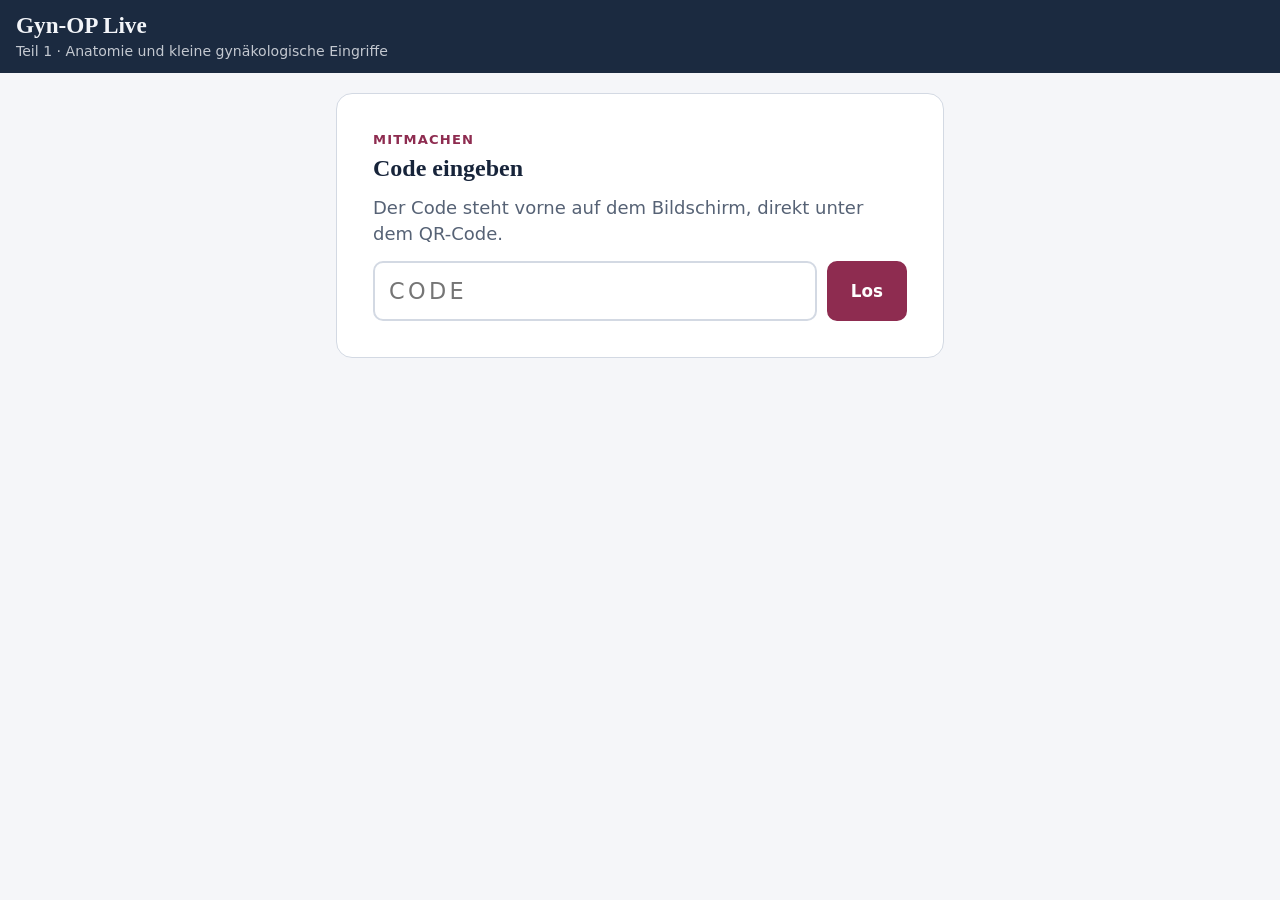
<file: index.html>
<!doctype html>
<html lang="de">
<head>
<meta charset="utf-8">
<meta name="viewport" content="width=device-width, initial-scale=1, viewport-fit=cover">
<meta name="robots" content="noindex">
<title>Gyn-OP Live</title>
<link rel="stylesheet" href="app.css">
<link rel="stylesheet" href="aufgaben.css">
</head>
<body class="phone">
<header class="top">
  <div class="wrap">
    <div class="brand">
      <h1>Gyn-OP Live</h1>
      <p>Teil 1 · Anatomie und kleine gynäkologische Eingriffe</p>
    </div>
    <div class="tools"><span class="pill" id="conn" hidden><span class="dot" id="dot"></span><span id="conntext">verbinde …</span></span></div>
  </div>
</header>
<main class="wrap" id="app"></main>
<script src="lib/mqtt.min.js"></script>
<script src="fragen.js"></script>
<script src="live.js"></script>
<script src="teilnehmen.js"></script>
</body>
</html>
</file>
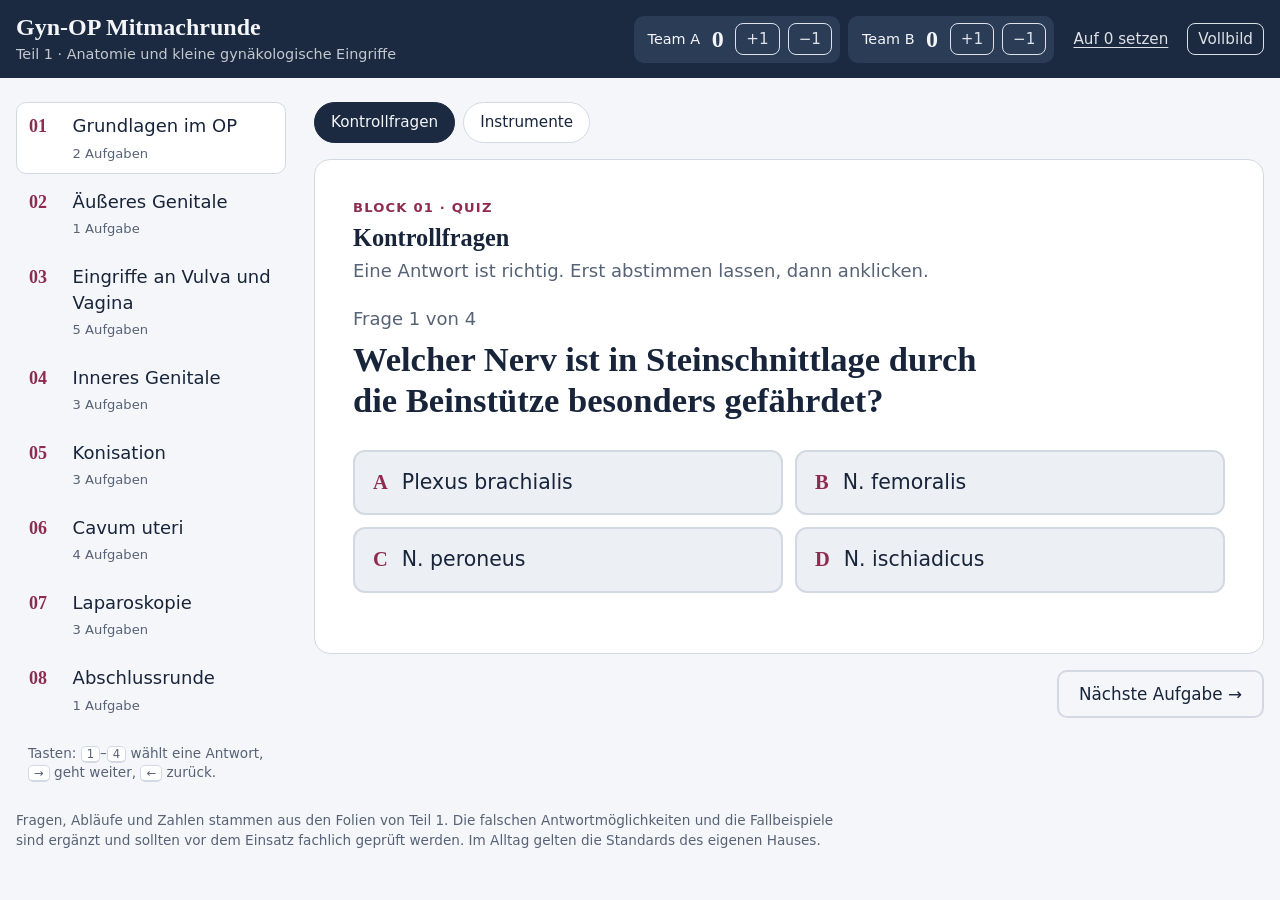
<file: buehne.html>
<!doctype html>
<html lang="de">
<head>
<meta charset="utf-8">
<meta name="viewport" content="width=device-width, initial-scale=1, viewport-fit=cover">
<style>body{margin:0}img{max-width:100%}[hidden]{display:none!important}</style>
</head>
<body>
<title>Gyn-OP Mitmachrunde</title>
<meta name="claude:viewport-fit-sides" content="cover">
<style>
/* Layout: Präsentationsbühne. Links die Blöcke der Fortbildung, rechts eine Aufgabe pro Bildschirm in Projektorgröße. */
:root{
  --bg:#F5F6F9; --surface:#FFFFFF; --card:#ECEFF4; --ink:#17243A; --muted:#566275; --line:#D3D9E3;
  --navy:#1B2A40; --navy-2:#2A3C56; --on-navy:#F3F5F9;
  --sel-bg:#1B2A40; --sel-fg:#F3F5F9;
  --accent:#8E2C50; --on-accent:#FFFFFF; --accent-soft:#F5E4EB;
  --ok:#1C7448; --ok-soft:#DCF0E5; --bad:#B3261E; --bad-soft:#FBE3E1;
  --tissue:#EFC3C4; --tissue-2:#DC98A1; --tissue-line:#8E2C50;
  --display:Cambria,"Hoefler Text",Georgia,serif;
  --body:Calibri,"Segoe UI",system-ui,-apple-system,"Helvetica Neue",Arial,sans-serif;
}
@media (prefers-color-scheme: dark){
  :root:not([data-theme="light"]){
    --bg:#0F1826; --surface:#172335; --card:#202F46; --ink:#E9EDF4; --muted:#9DAABD; --line:#31415B;
    --navy:#0A111C; --navy-2:#1B2A40; --on-navy:#E9EDF4;
    --sel-bg:#E9EDF4; --sel-fg:#0F1826;
    --accent:#EA94B1; --on-accent:#22101A; --accent-soft:#3B2030;
    --ok:#62CF98; --ok-soft:#173A29; --bad:#FF8F85; --bad-soft:#44211F;
    --tissue:#7B4652; --tissue-2:#A75E6E; --tissue-line:#EA94B1;
    color-scheme:dark;
  }
}
:root[data-theme="dark"]{
  --bg:#0F1826; --surface:#172335; --card:#202F46; --ink:#E9EDF4; --muted:#9DAABD; --line:#31415B;
  --navy:#0A111C; --navy-2:#1B2A40; --on-navy:#E9EDF4;
  --sel-bg:#E9EDF4; --sel-fg:#0F1826;
  --accent:#EA94B1; --on-accent:#22101A; --accent-soft:#3B2030;
  --ok:#62CF98; --ok-soft:#173A29; --bad:#FF8F85; --bad-soft:#44211F;
  --tissue:#7B4652; --tissue-2:#A75E6E; --tissue-line:#EA94B1;
  color-scheme:dark;
}
*{box-sizing:border-box}
body{background:var(--bg);color:var(--ink);font-family:var(--body);font-size:18px;line-height:1.45}
button{font:inherit;color:inherit}
:focus-visible{outline:3px solid var(--accent);outline-offset:2px}
.wrap{max-width:1440px;margin-inline:auto;padding-left:max(16px,env(safe-area-inset-left,0px));padding-right:max(16px,env(safe-area-inset-right,0px))}

/* Kopf */
.top{background:var(--navy);color:var(--on-navy)}
.top .wrap{display:flex;flex-wrap:wrap;gap:12px 28px;align-items:center;justify-content:space-between;padding-block:14px}
.brand h1{font-family:var(--display);font-size:1.5rem;line-height:1.15;margin:0}
.brand p{margin:2px 0 0;font-size:.9rem;color:var(--on-navy);opacity:.78}
.teams{display:flex;flex-wrap:wrap;gap:8px;align-items:center}
.team{display:flex;align-items:center;gap:8px;background:var(--navy-2);border-radius:10px;padding:6px 8px 6px 14px}
.team .tn{font-size:.9rem}
.team output{font-family:var(--display);font-size:1.5rem;font-weight:700;min-width:1.6ch;text-align:center;font-variant-numeric:tabular-nums}
.tbtn{background:transparent;border:1px solid var(--on-navy);color:var(--on-navy);border-radius:8px;padding:4px 10px;cursor:pointer;font-size:.95rem;opacity:.9}
.tbtn:hover{opacity:1;background:var(--navy)}
.tbtn.quiet{border-color:transparent;text-decoration:underline;text-underline-offset:3px}

/* Raster */
.layout{display:grid;grid-template-columns:270px minmax(0,1fr);gap:28px;padding-block:24px 28px;align-items:start}
.blocks{list-style:none;margin:0;padding:0;display:flex;flex-direction:column;gap:4px}
.blk{display:grid;grid-template-columns:2.2em minmax(0,1fr);gap:4px;align-items:baseline;width:100%;text-align:left;padding:10px 12px;border-radius:10px;border:1px solid transparent;background:none;cursor:pointer}
.blk:hover{background:var(--card)}
.blk[aria-current="true"]{background:var(--surface);border-color:var(--line)}
.blk .nr{font-family:var(--display);font-weight:700;color:var(--accent);font-variant-numeric:tabular-nums}
.blk small{grid-column:2;color:var(--muted);font-size:.82rem}
.railnote{color:var(--muted);font-size:.85rem;margin:18px 12px 0}
kbd{font-family:inherit;font-size:.85em;border:1px solid var(--line);border-bottom-width:2px;border-radius:5px;padding:0 5px;background:var(--surface)}

.tabs{display:flex;flex-wrap:wrap;gap:8px;margin:0 0 16px}
.tab{padding:8px 16px;border-radius:999px;border:1px solid var(--line);background:var(--surface);cursor:pointer;font-size:.95rem}
.tab[aria-selected="true"]{background:var(--sel-bg);color:var(--sel-fg);border-color:var(--sel-bg)}
.panel{background:var(--surface);border:1px solid var(--line);border-radius:16px;padding:clamp(18px,3vw,38px)}
.eyebrow{font-size:.82rem;letter-spacing:.09em;text-transform:uppercase;color:var(--accent);font-weight:700;margin:0}
.task{font-family:var(--display);font-size:clamp(1.25rem,1.9vw,1.7rem);line-height:1.25;margin:.25em 0 .2em;text-wrap:balance}
.how{color:var(--muted);margin:0 0 22px;max-width:70ch}
.count{color:var(--muted);margin:0;font-variant-numeric:tabular-nums}
.q{font-family:var(--display);font-size:clamp(1.5rem,2.7vw,2.5rem);line-height:1.2;margin:.2em 0 .8em;text-wrap:balance}
.lead{font-size:clamp(1.05rem,1.5vw,1.35rem);max-width:65ch}

.btn{background:var(--accent);color:var(--on-accent);border:2px solid var(--accent);border-radius:10px;padding:10px 20px;font-weight:700;cursor:pointer;font-size:1.05rem}
.btn.ghost{background:transparent;color:var(--ink);border-color:var(--line);font-weight:400}
.btn.ghost:hover{border-color:var(--ink)}
.row{display:flex;gap:10px;flex-wrap:wrap;align-items:center;margin-top:22px}
.stat{color:var(--muted);font-variant-numeric:tabular-nums}
.fb{margin-top:20px;padding:14px 18px;border-radius:10px;background:var(--accent-soft);font-size:clamp(1rem,1.4vw,1.3rem);max-width:80ch}
.fb.good{background:var(--ok-soft)}

/* Quiz */
.opts{display:grid;grid-template-columns:repeat(2,minmax(0,1fr));gap:12px}
.opt{display:flex;gap:14px;align-items:baseline;text-align:left;padding:16px 18px;border-radius:12px;border:2px solid var(--line);background:var(--card);font-size:clamp(1.05rem,1.6vw,1.5rem);cursor:pointer;min-width:0}
.opt:hover:not(:disabled){border-color:var(--accent)}
.opt .k{font-family:var(--display);font-weight:700;color:var(--accent)}
.opt:disabled{cursor:default}
.opt.ok{background:var(--ok-soft);border-color:var(--ok)}
.opt.bad{background:var(--bad-soft);border-color:var(--bad)}
.opt.dim{opacity:.5}

/* Reihenfolge */
.ord{display:grid;grid-template-columns:minmax(0,1fr) minmax(0,1fr);gap:28px;align-items:start}
.coltitle{font-size:.82rem;letter-spacing:.09em;text-transform:uppercase;color:var(--muted);font-weight:700;margin:0 0 10px}
.seq{list-style:none;counter-reset:s;margin:0;padding:0;display:flex;flex-direction:column;gap:8px}
.seq li{counter-increment:s;display:grid;grid-template-columns:2em minmax(0,1fr);gap:8px;align-items:baseline;padding:10px 14px;border-radius:10px;background:var(--ok-soft);border:1px solid var(--ok)}
.seq li::before{content:counter(s);font-family:var(--display);font-weight:700;font-size:1.3em;color:var(--ok)}
.seq li.slot{background:transparent;border:2px dashed var(--line);color:var(--muted)}
.seq li.slot::before{color:var(--muted)}
.seq b,.cardbtn b{display:block;font-size:clamp(1.02rem,1.3vw,1.25rem)}
.seq span,.cardbtn span{display:block;color:var(--muted);font-size:.92em}
.cards{display:grid;grid-template-columns:repeat(auto-fill,minmax(210px,1fr));gap:10px}
.cardbtn{text-align:left;padding:12px 14px;border-radius:10px;border:2px solid var(--line);background:var(--card);cursor:pointer;min-width:0}
.cardbtn:hover{border-color:var(--accent)}

/* Zuordnen */
.match{display:grid;grid-template-columns:minmax(0,2fr) minmax(0,3fr);gap:28px;align-items:start}
.mcol{display:flex;flex-direction:column;gap:8px}
.m{display:grid;grid-template-columns:1.8em minmax(0,1fr);gap:6px;align-items:baseline;text-align:left;padding:11px 14px;border-radius:10px;border:2px solid var(--line);background:var(--card);cursor:pointer;font-size:clamp(1rem,1.3vw,1.25rem);min-width:0}
.m .n{font-family:var(--display);font-weight:700;color:var(--ok)}
.m:hover:not(:disabled){border-color:var(--accent)}
.m.sel{border-color:var(--accent);background:var(--accent-soft)}
.m.done{background:var(--ok-soft);border-color:var(--ok);cursor:default}

/* Zwei Gruppen */
.binq{font-family:var(--display);font-size:clamp(1.4rem,2.5vw,2.3rem);line-height:1.2;margin:.2em 0 .7em;text-wrap:balance;min-height:2.4em}
.binbtns{display:grid;grid-template-columns:repeat(2,minmax(0,1fr));gap:12px}
.binbtn{padding:18px;border-radius:12px;border:2px solid var(--line);background:var(--card);font-family:var(--display);font-weight:700;font-size:clamp(1.2rem,2vw,1.8rem);cursor:pointer}
.binbtn:hover{border-color:var(--accent)}
.bins{display:grid;grid-template-columns:repeat(2,minmax(0,1fr));gap:12px;margin-top:14px}
.bins ul{list-style:none;margin:0;padding:0;display:flex;flex-direction:column;gap:6px}
.bins li{padding:8px 12px;border-radius:8px;background:var(--ok-soft);border:1px solid var(--ok);font-size:.98rem}

/* Tisch richten */
.vig{font-size:clamp(1.1rem,1.6vw,1.45rem);max-width:70ch;margin:.3em 0 1em}
.chips{display:flex;flex-wrap:wrap;gap:10px}
.chip{padding:10px 18px;border-radius:999px;border:2px solid var(--line);background:var(--card);cursor:pointer;font-size:clamp(1rem,1.4vw,1.3rem)}
.chip:hover:not(:disabled){border-color:var(--accent)}
.chip[aria-pressed="true"]{border-color:var(--accent);background:var(--accent-soft)}
.chip:disabled{cursor:default}
.chip.ok{border-color:var(--ok);background:var(--ok-soft)}
.chip.bad{border-color:var(--bad);background:var(--bad-soft);text-decoration:line-through}
.chip.miss{border-color:var(--ok);border-style:dashed;background:transparent}
.legend{display:flex;flex-wrap:wrap;gap:6px 18px;color:var(--muted);font-size:.9rem;margin-top:12px}
.legend i{display:inline-block;width:1em;height:1em;border-radius:50%;vertical-align:-2px;margin-right:6px;border:2px solid var(--ok);background:var(--ok-soft)}
.legend i.b{border-color:var(--bad);background:var(--bad-soft)}
.legend i.m{border-style:dashed;background:transparent}

/* Uhr und Anatomie */
.duo{display:grid;grid-template-columns:minmax(0,3fr) minmax(0,2fr);gap:28px;align-items:start}
.duo svg{width:100%;height:auto;display:block}
.clock{max-width:440px}
.hr{cursor:pointer}
.hr circle{fill:var(--card);stroke:var(--line);stroke-width:2}
.hr text{fill:var(--ink);font-family:var(--display);font-weight:700;font-size:20px;text-anchor:middle;dominant-baseline:central;pointer-events:none}
.hr:hover circle{stroke:var(--accent)}
.hr.ok circle{fill:var(--ok-soft);stroke:var(--ok);stroke-width:3}
.hr.bad circle{fill:var(--bad-soft);stroke:var(--bad);stroke-width:3}
.portio{fill:var(--tissue);stroke:var(--tissue-line);stroke-width:2}
.os{fill:var(--tissue-2);stroke:var(--tissue-line);stroke-width:1.5}
.svgnote{fill:var(--muted);font-family:var(--body);font-size:15px;text-anchor:middle}
.reg{cursor:pointer}
.reg .f{fill:var(--tissue);stroke:var(--tissue-line);stroke-width:2;stroke-linejoin:round}
.reg .s{fill:none;stroke:var(--tissue-2);stroke-width:16;stroke-linecap:round}
.reg .s2{fill:none;stroke:var(--tissue-2);stroke-width:5;stroke-linecap:round}
.reg:hover .f{fill:var(--tissue-2)}
.reg:hover .s,.reg:hover .s2{stroke:var(--tissue-line)}
.reg.found .f{fill:var(--ok-soft);stroke:var(--ok)}
.reg.found .s,.reg.found .s2{stroke:var(--ok)}
.reg.wrong .f{fill:var(--bad-soft);stroke:var(--bad)}
.reg.wrong .s,.reg.wrong .s2{stroke:var(--bad)}
.deco{pointer-events:none}
.deco.cav{fill:var(--tissue-2);opacity:.75}
.deco.ln{fill:none;stroke:var(--tissue-line);stroke-width:1.5}
.deco.dot{fill:var(--surface);stroke:var(--tissue-line);stroke-width:1}
.info{background:var(--card);border-radius:12px;padding:16px 18px}
.info h3{font-family:var(--display);font-size:1.4rem;margin:0 0 6px}
.info dl{margin:0;display:grid;gap:8px}
.info dt{font-size:.8rem;letter-spacing:.08em;text-transform:uppercase;color:var(--accent);font-weight:700}
.info dd{margin:0}
.todo{list-style:none;margin:16px 0 0;padding:0;display:flex;flex-wrap:wrap;gap:6px}
.todo li{padding:4px 12px;border-radius:999px;border:1px solid var(--line);color:var(--muted);font-size:.9rem}
.todo li.y{border-color:var(--ok);background:var(--ok-soft);color:var(--ink)}

.pager{display:flex;justify-content:space-between;gap:10px;flex-wrap:wrap;margin-top:16px}
.foot{color:var(--muted);font-size:.85rem;padding-block:0 28px;max-width:1440px}
.foot p{max-width:95ch;margin:0}

.shake{animation:shake .35s}
@keyframes shake{20%{transform:translateX(-6px)}50%{transform:translateX(6px)}80%{transform:translateX(-3px)}}
@media (prefers-reduced-motion: reduce){.shake{animation:none;outline:3px solid var(--bad)}}

@media (max-width: 900px){
  .layout{grid-template-columns:minmax(0,1fr);gap:16px}
  .blocks{flex-direction:row;overflow-x:auto;padding-bottom:6px}
  .blk{width:auto;flex:0 0 auto;grid-template-columns:auto auto;white-space:nowrap}
  .blk small,.railnote{display:none}
  .ord,.match,.duo{grid-template-columns:minmax(0,1fr)}
}
@media (max-width: 640px){
  .opts{grid-template-columns:minmax(0,1fr)}
}
</style>

<header class="top">
  <div class="wrap">
    <div class="brand">
      <h1>Gyn-OP Mitmachrunde</h1>
      <p>Teil 1 · Anatomie und kleine gynäkologische Eingriffe</p>
    </div>
    <div class="teams" aria-label="Punktestand">
      <div class="team"><span class="tn">Team A</span><output id="score-a">0</output>
        <button class="tbtn" id="plus-a" aria-label="Ein Punkt für Team A">+1</button>
        <button class="tbtn" id="minus-a" aria-label="Einen Punkt abziehen bei Team A">−1</button></div>
      <div class="team"><span class="tn">Team B</span><output id="score-b">0</output>
        <button class="tbtn" id="plus-b" aria-label="Ein Punkt für Team B">+1</button>
        <button class="tbtn" id="minus-b" aria-label="Einen Punkt abziehen bei Team B">−1</button></div>
      <button class="tbtn quiet" id="score-reset">Auf 0 setzen</button>
      <button class="tbtn" id="fullscreen">Vollbild</button>
    </div>
  </div>
</header>

<div class="wrap layout">
  <nav aria-label="Blöcke der Fortbildung">
    <ol class="blocks" id="rail"></ol>
    <p class="railnote">Tasten: <kbd>1</kbd>–<kbd>4</kbd> wählt eine Antwort, <kbd>→</kbd> geht weiter, <kbd>←</kbd> zurück.</p>
  </nav>
  <main id="stage"></main>
</div>

<footer class="wrap foot">
  <p>Fragen, Abläufe und Zahlen stammen aus den Folien von Teil 1. Die falschen Antwortmöglichkeiten und die Fallbeispiele sind ergänzt und sollten vor dem Einsatz fachlich geprüft werden. Im Alltag gelten die Standards des eigenen Hauses.</p>
</footer>

<script>
(function(){
"use strict";
document.documentElement.lang = "de";

/* ---------- Inhalte (aus den Folien von Teil 1) ---------- */
const BLOCKS = [
{ nr:"01", title:"Grundlagen im OP", acts:[
  { type:"quiz", title:"Kontrollfragen", items:[
    { q:"Welcher Nerv ist in Steinschnittlage durch die Beinstütze besonders gefährdet?", a:"N. peroneus", w:["N. femoralis","N. ischiadicus","Plexus brachialis"], e:"Druck am Fibulaköpfchen durch die Beinstütze. Folge ist eine Fußheberschwäche." },
    { q:"Welche drei Zeitpunkte umfasst die Sicherheitscheckliste?", a:"Sign-in, Team-Time-out, Sign-out", w:["Aufklärung, Lagerung, Zählkontrolle","Einleitung, Schnitt, Hautnaht","Schleuse, OP-Saal, Aufwachraum"], e:"Sign-in vor der Einleitung, Team-Time-out vor dem Schnitt, Sign-out vor Verlassen des OP." },
    { q:"Wann wird die Kopftieflage (Trendelenburg) eingestellt?", a:"Erst nach Anlage des Pneumoperitoneums", w:["Direkt nach der Narkoseeinleitung","Vor dem Einführen der Veres-Nadel","Erst bei der Hautnaht"], e:"Dann gleitet der Dünndarm in den Oberbauch und das kleine Becken wird übersichtlich." },
    { q:"Auf dem Instrumentiertisch liegt eine unbeschriftete Spritze. Was passiert damit?", a:"Sie wird verworfen", w:["Sie wird nachträglich beschriftet","Sie wird für die Spülung verwendet","Sie wird der Anästhesie übergeben"], e:"Alle Medikamente brauchen eine Markierung, die für alle im Team gilt." }
  ]},
  { type:"match", title:"Instrumente", task:"Welches Merkmal gehört zu welchem Instrument?", left:"Instrument", right:"Merkmal", pairs:[
    ["Spekulum nach Breisky","Einstellung in alle Richtungen"],
    ["Spekulum nach Kristeller","Vorderes und hinteres Blatt, Rinne für Flüssigkeit"],
    ["Spekulum nach Scherback","Hält durch Eigengewicht"],
    ["Hakenzange nach Schröder","Heißt im Alltag Kugelzange, fasst die Portio"],
    ["Uterussonde nach Mayo","Biegsam, mit Zentimeterskala"],
    ["Hegar-Stifte","Zum Dilatieren, der Reihe nach anreichen"],
    ["Kürette nach Bumm","Scharf oder stumpf, zum Abradieren"]
  ]}
]},
{ nr:"02", title:"Äußeres Genitale", acts:[
  { type:"quiz", title:"Kontrollfragen", items:[
    { q:"Welche Struktur gehört nicht zur Vulva?", a:"Portio", w:["Labia minora pudendi","Klitoris","Vestibulum vaginae"], e:"Zur Vulva gehören große und kleine Labien, Klitoris, Vestibulum vaginae und Perineum. Die Portio ist ein Abschnitt des Uterus." },
    { q:"Wo mündet der Ausführungsgang der Bartholin-Drüse?", a:"An der Innenseite der kleinen Labie", w:["Neben der Urethra","Am Perineum","An der Portio"], e:"Verschließt sich der Gang, entsteht zuerst eine schmerzlose Zyste, bei Infektion ein Bartholin-Abszess. Neben der Urethra liegen die Skene-Gänge." },
    { q:"Was passiert bei einer Hymenalatresie ab der Menarche?", a:"Das Menstrualblut staut sich in der Vagina", w:["Die Regelblutung ist besonders stark","Es bildet sich ein Bartholin-Abszess","Die Harnröhre verschließt sich"], e:"Das heißt Hämatokolpos. Die Mädchen haben zyklische Unterbauchschmerzen ohne sichtbare Blutung." },
    { q:"Warum entstehen an der Vulva leicht Hämatome?", a:"Wegen der ausgeprägten venösen Plexus", w:["Weil die Haut dort besonders dick ist","Weil dort keine Lymphgefäße liegen","Weil die Nähte nicht resorbierbar sind"], e:"Für den OP: bipolare Koagulation bereithalten, feine resorbierbare Nähte, auf Nachblutung achten." }
  ]}
]},
{ nr:"03", title:"Eingriffe an Vulva und Vagina", acts:[
  { type:"order", title:"Marsupialisation", steps:[
    ["Inzision","Hautinzision über der Mündung des Gangs an der Innenseite der kleinen Labie"],
    ["Abstrich","Gegebenenfalls Abstrich für die Bakteriologie"],
    ["Ausräumen","Digitales Ausräumen der Abszesshöhle"],
    ["Fixieren","Zystenwand hervorziehen und mit resorbierbaren Einzelknopfnähten an die Schleimhaut nähen"],
    ["Drainage","Gegebenenfalls Lasche einlegen, um den neuen Gang offen zu halten"],
    ["Nachsorge","Sitzbäder unterstützen die Wundheilung"]
  ]},
  { type:"order", title:"Hymenalspaltung", steps:[
    ["Vorbereitung","Steinschnittlage, Desinfektion, Blase entleeren"],
    ["Inzision","Kreuz- oder sternförmige Inzision des vorgewölbten Hymens"],
    ["Entleerung","Altes Blut absaugen, kein Druck auf den Bauch"],
    ["Exzision","Hymenallappen sparsam abtragen"],
    ["Naht","Wundränder mit feinen resorbierbaren Einzelknopfnähten versorgen"],
    ["Abschluss","Vorlage, Menge des entleerten Blutes dokumentieren"]
  ]},
  { type:"pick", title:"Tisch richten: Bartholin-Abszess", text:"Angemeldet ist eine Patientin mit schmerzhafter, zunehmender Schwellung am Introitus. Geplant ist die Marsupialisation. Was legen Sie bereit?",
    yes:["Skalpell","Pinzette","Feiner Nadelhalter","Resorbierbares Nahtmaterial","Abstrichröhrchen","Lasche als Drainage"],
    no:["Hegar-Stifte","Lugol-Lösung","Veres-Nadel","Blaulösung"],
    e:"Der Abstrich liegt bereit, bevor inzidiert wird. Positionierung: Steinschnittlage mit hochgestellten Beinen." },
  { type:"pick", title:"Fall: 13-Jährige", text:"13 Jahre, noch keine Regelblutung, seit Monaten zyklische Unterbauchschmerzen. Befund: bläulich vorgewölbtes Hymen. Geplant ist die Hymenalspaltung. Was legen Sie bereit?",
    yes:["Großlumiger Sauger","Feine Schere und Pinzette","Resorbierbares Nahtmaterial","Vorlage"],
    no:["Scharfe Kürette","Portioadapter","Neutralelektrode","Konisationsmesser"],
    e:"Hymenalatresie mit Hämatokolpos. Mit viel altem Blut rechnen und die Menge dokumentieren. Die Patientinnen sind meist Jugendliche." },
  { type:"quiz", title:"Kontrollfragen", items:[
    { q:"Warum wird ein Bartholin-Abszess marsupialisiert und nicht nur inzidiert?", a:"Eine reine Stichinzision verschließt sich rasch wieder", w:["Die Inzision blutet stärker","Die Marsupialisation geht schneller","Für die Inzision braucht es eine Vollnarkose"], e:"Die Marsupialisation schafft eine bleibende Öffnung, über die das Sekret dauerhaft abfließt." },
    { q:"Was ist ein Hämatokolpos?", a:"Gestautes Menstrualblut in der Vagina", w:["Ein Bluterguss an der Labie","Eine Blutung aus der Portio","Blut in der freien Bauchhöhle"], e:"Ursache ist die Hymenalatresie. Bei längerem Verlauf staut sich das Blut bis in Uterus und Tuben." },
    { q:"Wie wird das Präparat einer Probeexzision an der Vulva beschriftet?", a:"Mit der Lokalisation nach Uhrzeit", w:["Nur mit dem Namen der Patientin","Mit der Größe der Stanze","Die Pathologie ordnet es selbst zu"], e:"Mehrere Proben kommen in getrennte, nummerierte Gefäße." },
    { q:"Wie wird ein Labienabszess versorgt?", a:"Inzision, Entleerung, Spülung, offene Wundbehandlung", w:["Marsupialisation wie beim Bartholin-Abszess","Kürettage","Verschluss mit fortlaufender Naht"], e:"Hier wird nicht marsupialisiert. Abstrich für die Bakteriologie nicht vergessen." }
  ]}
]},
{ nr:"04", title:"Inneres Genitale", acts:[
  { type:"anatomy", title:"Wo liegt was?" },
  { type:"match", title:"Von der Erkrankung zum Eingriff", task:"Welcher Eingriff gehört zu welchem Befund?", left:"Befund", right:"Eingriff", pairs:[
    ["Bartholin-Abszess","Marsupialisation"],
    ["Hymenalatresie mit Hämatokolpos","Hymenalspaltung"],
    ["Dysplasie der Zervix (PAP IV)","Konisation"],
    ["Postmenopausenblutung","Hysteroskopie und fraktionierte Abrasio"],
    ["IUP ohne sichtbare Fäden","Entfernung unter hysteroskopischer Sicht"],
    ["Tubargravidität","Laparoskopie mit Salpingotomie oder Salpingektomie"],
    ["Sterilität, Verdacht auf Tubenverschluss","Laparoskopie mit Chromopertubation"]
  ]},
  { type:"quiz", title:"Kontrollfragen", items:[
    { q:"Welche vier Abschnitte hat der Uterus?", a:"Fundus, Korpus, Zervix, Portio", w:["Fundus, Korpus, Tube, Ovar","Perimetrium, Myometrium, Endometrium, Cavum","Korpus, Zervix, Vagina, Vulva"], e:"Perimetrium, Myometrium und Endometrium sind die drei Wandschichten." },
    { q:"Was bedeutet der Begriff Adnexe?", a:"Ovar und Tube einer Seite", w:["Uterus und Vagina","Beide Ovarien ohne Tuben","Harnblase und Ureter"], e:"Adnexektomie heißt: Ovar und Tube einer Seite werden entfernt." },
    { q:"Welche drei Nachbarorgane liegen bei jedem gynäkologischen Eingriff im Operationsgebiet?", a:"Harnblase, Ureter, Rektum", w:["Harnblase, Niere, Milz","Ureter, Appendix, Leber","Rektum, Magen, Niere"], e:"Der Ureter unterkreuzt die A. uterina und ist bei tiefen Umstechungen gefährdet." },
    { q:"Wie liegt der Uterus physiologisch?", a:"Antevertiert und anteflektiert", w:["Retrovertiert und retroflektiert","Gestreckt, ohne Neigung","Zur Seite gekippt"], e:"Die Lage wird vor jedem intrauterinen Eingriff bimanuell geprüft. Bei anderer Lage steigt das Perforationsrisiko." }
  ]}
]},
{ nr:"05", title:"Konisation", acts:[
  { type:"order", title:"Konisation", steps:[
    ["Desinfektion, Abdeckung","Steinschnittlage"],
    ["Einstellen","Hinteres und vorderes Blatt"],
    ["Desinfektion der Scheide","Mit Braunol"],
    ["Anklemmen, Dilatation","Kugelzangen, Hegar 8 bis 8,5"],
    ["Anfärben","Lugol: Gesundes wird braun"],
    ["Umschneiden","Konus entnehmen, Faden bei 12 Uhr"],
    ["Blutstillung","Am Rand sehr wichtig"],
    ["Abrasio","Fraktionierte Abrasio"],
    ["Instrumente entfernen","Danach die Scheide abschließend mit Braunol desinfizieren"]
  ]},
  { type:"clock", title:"Konisat markieren", q:"Wo sitzt der Markierungsfaden am Konisat?", answers:[12], e:"Immer bei 12 Uhr, Lage wie in der Zervix. Nur so kann die Pathologie befallene Schnittränder einer Stelle zuordnen. Davon hängt ab, wo nachreseziert wird." },
  { type:"quiz", title:"Kontrollfragen", items:[
    { q:"Bei welchen Befunden wird eine Konisation durchgeführt?", a:"Auffällige Zytologie: PAP III D und PAP IV", w:["Postmenopausenblutung","Tubenverschluss","Bartholin-Zyste"], e:"Zwei Ziele: exakte Histologie und zugleich Therapie durch Entfernung im Gesunden." },
    { q:"Wie sieht der Konus bei einer jungen Frau aus?", a:"Breit und flach", w:["Schmal und hoch","Lang und spitz","Unabhängig vom Alter immer gleich"], e:"Bei älteren Frauen liegt die gefährdete Zone im Zervikalkanal, der Konus ist dann schmal und hoch." },
    { q:"Wozu dient die Lugol-Lösung?", a:"Gesundes Gewebe wird braun: Die Resektionsgrenzen werden sichtbar", w:["Sie stillt die Blutung","Sie desinfiziert die Scheide","Sie prüft die Durchgängigkeit der Tuben"], e:"Verändertes Gewebe bleibt hell." },
    { q:"Welche Komplikation ist nach der Konisation am wichtigsten?", a:"Die Nachblutung, auch verzögert", w:["Die Tubenruptur","Die Hyponatriämie","Die Peroneusläsion"], e:"Sie kann auftreten, wenn sich der Wundschorf löst. Bereit sein müssen Spekula, Licht, Koagulation oder Umstechung und eine Streifentamponade." }
  ]}
]},
{ nr:"06", title:"Cavum uteri", acts:[
  { type:"order", title:"Fraktionierte Abrasio", steps:[
    ["Desinfektion, Abdeckung","Steinschnittlage"],
    ["Einstellen","Hinteres und vorderes Blatt"],
    ["Desinfektion der Scheide",""],
    ["Kugelzangen setzen","Bei 11 und 1 Uhr"],
    ["Sondieren","Länge und Richtung"],
    ["Dilatieren","Hegar-Stifte, schrittweise"],
    ["Hysteroskopie","Cavum beurteilen"],
    ["Zervixabrasio","Präparat 1"],
    ["Korpusabrasio","Präparat 2"]
  ]},
  { type:"clock", title:"Kugelzangen", q:"Wo werden die beiden Kugelzangen bei der fraktionierten Abrasio gesetzt?", answers:[11,1], e:"Bei 11 und 1 Uhr. Bei der diagnostischen Hysteroskopie alternativ eine Kugelzange bei 12 Uhr." },
  { type:"pick", title:"Tisch richten: Postmenopausenblutung", text:"68 Jahre, Blutung nach den Wechseljahren. Geplant sind Hysteroskopie und fraktionierte Abrasio. Was legen Sie bereit?",
    yes:["Zwei vorab beschriftete Histologiegefäße","Scharfe Küretten","Hegar-Stifte","Uterussonde","Optik, Kamera, Lichtkabel","Spülsystem, entlüftet"],
    no:["Saugkürette","Blaulösung","Veres-Nadel","Lugol-Lösung"],
    e:"Die Gefäße werden vor Beginn mit Zervix und Korpus beschriftet. Die beiden Abradate dürfen nie vermischt werden. Die Sondenlänge wird laut angesagt." },
  { type:"quiz", title:"Kontrollfragen", items:[
    { q:"Was ist die häufigste Indikation für Hysteroskopie und Kürettage?", a:"Die Blutung, vor allem in der Postmenopause", w:["Die Sterilitätsabklärung","Die Tubargravidität","Die Dysplasie der Zervix"], e:"Dazu kommen auffällige Ultraschallbefunde, Polypen, submuköse Myome und Karzinomverdacht." },
    { q:"Was heißt fraktionierte Kürettage?", a:"Zervix und Korpus werden getrennt ausgeschabt: zwei Präparate", w:["Die Kürettage wird auf zwei Tage verteilt","Es wird abwechselnd gesaugt und geschabt","Nur eine Hälfte des Cavums wird ausgeschabt"], e:"So kann die Pathologie den Sitz eines Karzinoms bestimmen." },
    { q:"Woran erkennt man eine Perforation des Uterus?", a:"Ein Instrument gleitet tiefer als die gemessene Sondenlänge", w:["Die Spülflüssigkeit wird trüb","Die Hakenzange reißt aus","Die Patientin bekommt Fieber"], e:"Eingriff stoppen, nicht saugen, eventuell Laparoskopie." },
    { q:"Warum wird bei der Abortkürettage nicht sondiert?", a:"Der schwangere Uterus ist weich: hohe Perforationsgefahr", w:["Die Sonde ist zu kurz","Die Sondenlänge ist schon bekannt","Die Sonde würde das Präparat zerstören"], e:"Deshalb auch keine scharfen Küretten, und gearbeitet wird unter Ultraschallkontrolle." },
    { q:"Wie wird ein IUP entfernt, wenn die Fäden nicht sichtbar sind?", a:"Lagekontrolle im Ultraschall, dann hysteroskopisch mit der Fasszange", w:["Blind mit der scharfen Kürette","Immer per Laparoskopie","Mit der Saugkürette"], e:"Eine Laparoskopie ist nur nötig, wenn das IUP außerhalb des Cavums liegt. Das entfernte IUP auf Vollständigkeit prüfen." }
  ]}
]},
{ nr:"07", title:"Laparoskopie", acts:[
  { type:"order", title:"Chromopertubation", steps:[
    ["Vaginal","Portioadapter oder Uterusmanipulator dicht einsetzen"],
    ["Laparoskopie","Zugang, Inspektion von Uterus, Tuben und Ovarien"],
    ["Injektion","Blaulösung langsam über den Adapter in das Cavum spritzen"],
    ["Beobachten","Füllung der Tube und Austritt des Farbstoffs am Fimbrienende, beide Seiten"],
    ["Befund","Frei, verzögert oder verschlossen; Ort des Verschlusses proximal oder distal"],
    ["Dokumentation","Foto oder Video, Befund im OP-Bericht"]
  ]},
  { type:"pick", title:"Notfall: Tubenruptur", text:"Notfallanmeldung: Verdacht auf rupturierte Tubargravidität mit Blutung in den Bauchraum. Was muss bereitstehen?",
    yes:["Sauger","Spülung","Blutkonserven","Laparoskopie-Turm mit Videooptik","Instrumentarium für eine Kürettage"],
    no:["Lugol-Lösung","Konisationsmesser","Intrauterinpessar","Stanzen in mehreren Größen"],
    e:"Die Kürettage kann sich anschließen, deshalb liegt ihr Instrumentarium zusätzlich bereit." },
  { type:"quiz", title:"Kontrollfragen", items:[
    { q:"Wo wird der erste Zugang bei der Laparoskopie gesetzt?", a:"Am Unterrand des Nabels, mit der Veres-Nadel", w:["Suprasymphysär, mit dem 5-mm-Trokar","Im linken Oberbauch","Über den Douglas-Raum"], e:"Die Arbeitstrokare folgen erst danach unter Sicht." },
    { q:"Ab welchem Beta-HCG-Wert sollte im Uterus eine Fruchthöhle sichtbar sein?", a:"Ab etwa 1000 IE", w:["Ab etwa 10 IE","Ab etwa 100 IE","Erst ab 100 000 IE"], e:"Fehlt sie bei diesem Wert, besteht der Verdacht auf eine Extrauteringravidität." },
    { q:"Worin unterscheiden sich Salpingotomie und Salpingektomie?", a:"Salpingotomie erhält die Tube, Salpingektomie entfernt sie", w:["Salpingotomie entfernt die Tube, Salpingektomie erhält sie","Beide entfernen Tube und Ovar","Die Salpingotomie ist nur offen möglich"], e:"Die Salpingektomie ist bei ausgedehntem Defekt nötig." },
    { q:"Was zeigt die Blauprobe bei durchgängiger Tube?", a:"Der Farbstoff tritt am Fimbrienende aus", w:["Die Tube bläht sich auf, ohne Austritt","Der Farbstoff bleibt im Cavum","Das Ovar färbt sich blau"], e:"Bei einem Verschluss treibt sich die Tube auf, ohne dass Farbstoff austritt." },
    { q:"Bei der Blauprobe tritt der Farbstoff an der Portio zurück. Was bedeutet das?", a:"Der Adapter sitzt nicht dicht", w:["Beide Tuben sind verschlossen","Der Uterus ist perforiert","Die Blaulösung ist zu dünn"], e:"Der Portioadapter oder Uterusmanipulator muss dicht eingesetzt sein." }
  ]}
]},
{ nr:"08", title:"Abschlussrunde", acts:[
  { type:"final", title:"10 Fragen quer durch alle Blöcke" }
]}
];

const KIND = { quiz:"Quiz", order:"Reihenfolge", match:"Zuordnen", bins:"Zwei Gruppen", pick:"Auswählen", clock:"Uhr", anatomy:"Anatomie", final:"Quiz" };
const HOW = {
  quiz:"Eine Antwort ist richtig. Erst abstimmen lassen, dann anklicken.",
  order:"Tippen Sie die Karten in der Reihenfolge an, in der operiert wird.",
  match:"Erst links einen Begriff wählen, dann rechts das Passende.",
  bins:"Ordnen Sie jede Aussage einer der beiden Gruppen zu.",
  pick:"Alles antippen, was auf den Tisch gehört, dann prüfen.",
  clock:"Blick auf die Portio wie in Steinschnittlage. Tippen Sie auf die richtige Uhrzeit.",
  anatomy:"Tippen Sie in der Zeichnung auf die gesuchte Struktur.",
  final:"Zehn zufällige Fragen aus allen Blöcken. Gut für zwei Teams."
};

/* ---------- Helfer ---------- */
const $ = (s, r) => (r || document).querySelector(s);
function h(tag, attrs, ...kids){
  const e = document.createElement(tag);
  for (const [k, v] of Object.entries(attrs || {})){
    if (v === false || v == null) continue;
    if (k === "class") e.className = v;
    else if (k.startsWith("on")) e.addEventListener(k.slice(2), v);
    else e.setAttribute(k, v === true ? "" : v);
  }
  for (const c of kids.flat()){
    if (c == null || c === false) continue;
    e.append(c.nodeType ? c : document.createTextNode(c));
  }
  return e;
}
function shuffle(a){
  a = a.slice();
  for (let i = a.length - 1; i > 0; i--){
    const j = Math.floor(Math.random() * (i + 1));
    [a[i], a[j]] = [a[j], a[i]];
  }
  return a;
}
function put(el, ...kids){ el.replaceChildren(...kids.flat().filter(k => k != null && k !== false)); }
function shake(el){ el.classList.remove("shake"); void el.offsetWidth; el.classList.add("shake"); }
const tries = n => n === 0 ? "ohne Fehlversuch" : n === 1 ? "mit 1 Fehlversuch" : "mit " + n + " Fehlversuchen";

let S = { b:0, a:0 };
let cur = {};

/* ---------- Aufgabentypen ---------- */
function actQuiz(act){
  let items = act.items.map(it => Object.assign({}, it, { opts: shuffle([it.a].concat(it.w)) }));
  let i = 0, right = 0;
  const root = h("div");
  function draw(){
    put(root);
    cur.key = null; cur.primary = null;
    if (i >= items.length){
      root.append(
        h("h2", { class:"q" }, right + " von " + items.length + " richtig"),
        h("p", { class:"lead" }, right === items.length ? "Alles richtig." : "Die offenen Fragen lohnt es sich, gemeinsam noch einmal zu besprechen."),
        h("div", { class:"row" }, h("button", { class:"btn ghost", onclick: () => { i = 0; right = 0; items = shuffle(items).map(it => Object.assign(it, { opts: shuffle(it.opts) })); draw(); } }, "Noch einmal"))
      );
      return;
    }
    const it = items[i];
    let answered = false;
    const fb = h("div", { class:"fb", hidden:true, role:"status" });
    const next = h("button", { class:"btn", hidden:true, onclick: () => { i++; draw(); } }, i === items.length - 1 ? "Ergebnis" : "Nächste Frage");
    const btns = it.opts.map((o, k) => h("button", { class:"opt", onclick: () => pick(k) }, h("span", { class:"k" }, "ABCD"[k]), h("span", {}, o)));
    function pick(k){
      if (answered) return;
      answered = true;
      const ok = it.opts[k] === it.a;
      if (ok) right++;
      btns.forEach((b, j) => {
        b.disabled = true;
        if (it.opts[j] === it.a) b.classList.add("ok");
        else if (j === k) b.classList.add("bad");
        else b.classList.add("dim");
      });
      fb.hidden = false;
      fb.classList.toggle("good", ok);
      put(fb, h("strong", {}, ok ? "Richtig. " : "Nicht ganz. "), it.e || "");
      next.hidden = false;
      cur.primary = () => next.click();
    }
    cur.key = e => {
      let k = "1234".indexOf(e.key);
      if (k < 0 && e.key.length === 1) k = "abcd".indexOf(e.key.toLowerCase());
      if (k >= 0 && k < btns.length){ pick(k); return true; }
      return false;
    };
    root.append(
      h("p", { class:"count" }, "Frage " + (i + 1) + " von " + items.length),
      h("h2", { class:"q" }, it.q),
      h("div", { class:"opts" }, btns),
      fb,
      h("div", { class:"row" }, next)
    );
  }
  draw();
  return root;
}

function actOrder(act){
  const steps = act.steps.map((s, i) => ({ i, t:s[0], d:s[1] }));
  const root = h("div");
  let pos, errs, pool, shown;
  function start(){
    pos = 0; errs = 0; shown = false;
    do { pool = shuffle(steps); } while (pool.every((s, k) => s.i === k));
    draw();
  }
  function line(s){ return h("div", {}, h("b", {}, s.t), s.d ? h("span", {}, s.d) : null); }
  function draw(){
    const done = pos >= steps.length;
    const seq = h("ol", { class:"seq" }, steps.slice(0, pos).map(s => h("li", {}, line(s))));
    if (!done) seq.append(h("li", { class:"slot" }, h("div", {}, "Welcher Schritt kommt jetzt?")));
    const stat = h("span", { class:"stat" }, pos + " von " + steps.length + " Schritten" + (errs ? ", " + errs + (errs === 1 ? " Fehlversuch" : " Fehlversuche") : ""));
    const cards = h("div", { class:"cards" }, pool.filter(s => s.i >= pos).map(s => {
      const b = h("button", { class:"cardbtn", onclick: () => {
        if (s.i === pos){ pos++; draw(); }
        else { errs++; shake(b); stat.textContent = pos + " von " + steps.length + " Schritten, " + errs + (errs === 1 ? " Fehlversuch" : " Fehlversuche"); }
      } }, h("b", {}, s.t), s.d ? h("span", {}, s.d) : null);
      return b;
    }));
    const right = done
      ? h("div", {}, h("div", { class:"fb good", role:"status" }, shown ? "Das ist die richtige Reihenfolge." : "Geschafft: alle " + steps.length + " Schritte " + tries(errs) + "."))
      : h("div", {}, h("p", { class:"coltitle" }, "Karten"), cards);
    put(root, 
      h("div", { class:"ord" },
        h("div", {}, h("p", { class:"coltitle" }, "Ablauf"), seq),
        right),
      h("div", { class:"row" },
        h("button", { class:"btn ghost", onclick: start }, "Neu mischen"),
        done ? null : h("button", { class:"btn ghost", onclick: () => { pos = steps.length; shown = true; draw(); } }, "Auflösen"),
        done ? null : stat)
    );
  }
  start();
  return root;
}

function actMatch(act){
  const pairs = act.pairs.map((p, i) => ({ i, l:p[0], r:p[1] }));
  const root = h("div");
  let sel, done, errs, rights;
  function start(){ sel = null; done = new Map(); errs = 0; rights = shuffle(pairs); draw(); }
  function draw(){
    const fin = done.size === pairs.length;
    const L = pairs.map(p => {
      const d = done.get(p.i);
      return h("button", { class:"m" + (d ? " done" : "") + (sel === p.i ? " sel" : ""), disabled: !!d, onclick: () => { sel = p.i; draw(); } },
        h("span", { class:"n" }, d ? String(d) : ""), h("span", {}, p.l));
    });
    const R = rights.map(p => {
      const d = done.get(p.i);
      const b = h("button", { class:"m" + (d ? " done" : ""), disabled: !!d, onclick: () => {
        if (sel == null){ shake(lcol); return; }
        if (sel === p.i){ done.set(p.i, done.size + 1); sel = null; draw(); }
        else { errs++; shake(b); }
      } }, h("span", { class:"n" }, d ? String(d) : ""), h("span", {}, p.r));
      return b;
    });
    const lcol = h("div", { class:"mcol" }, h("p", { class:"coltitle" }, act.left), L);
    put(root, 
      h("div", { class:"match" }, lcol, h("div", { class:"mcol" }, h("p", { class:"coltitle" }, act.right), R)),
      fin ? h("div", { class:"fb good", role:"status" }, "Alle " + pairs.length + " Paare gefunden, " + tries(errs) + ".") : null,
      h("div", { class:"row" }, h("button", { class:"btn ghost", onclick: start }, "Neu mischen"))
    );
  }
  start();
  return root;
}

function actBins(act){
  const root = h("div");
  let queue, placed, errs;
  function start(){ queue = shuffle(act.items.map((x, i) => ({ i, t:x[0], b:x[1] }))); placed = [[], []]; errs = 0; draw(); }
  function draw(){
    const it = queue[0];
    const lists = h("div", { class:"bins" }, act.bins.map((name, k) => h("div", {}, h("p", { class:"coltitle" }, name), h("ul", {}, placed[k].map(t => h("li", {}, t))))));
    if (!it){
      cur.key = null;
      put(root, 
        h("div", { class:"fb good", role:"status" }, h("strong", {}, "Alles zugeordnet, " + tries(errs) + ". "), act.e || ""),
        lists,
        h("div", { class:"row" }, h("button", { class:"btn ghost", onclick: start }, "Noch einmal"))
      );
      return;
    }
    const btns = act.bins.map((name, k) => {
      const b = h("button", { class:"binbtn", onclick: () => {
        if (it.b === k){ placed[k].push(it.t); queue.shift(); draw(); }
        else { errs++; shake(b); }
      } }, name);
      return b;
    });
    cur.key = e => { const k = "12".indexOf(e.key); if (k >= 0){ btns[k].click(); return true; } return false; };
    put(root, 
      h("p", { class:"count" }, "Noch " + queue.length + " von " + act.items.length),
      h("p", { class:"binq" }, it.t),
      h("div", { class:"binbtns" }, btns),
      lists
    );
  }
  start();
  return root;
}

function actPick(act){
  const root = h("div");
  let items, chosen, checked;
  function start(){ items = shuffle(act.yes.map(t => ({ t, y:true })).concat(act.no.map(t => ({ t, y:false })))); chosen = new Set(); checked = false; draw(); }
  function draw(){
    const chips = items.map(it => {
      let cls = "chip";
      const on = chosen.has(it.t);
      if (checked) cls += it.y ? (on ? " ok" : " miss") : (on ? " bad" : "");
      return h("button", { class: cls, "aria-pressed": String(on), disabled: checked, onclick: () => { if (on) chosen.delete(it.t); else chosen.add(it.t); draw(); } }, it.t);
    });
    const hit = items.filter(it => it.y && chosen.has(it.t)).length;
    const wrong = items.filter(it => !it.y && chosen.has(it.t)).length;
    const perfect = hit === act.yes.length && wrong === 0;
    cur.primary = checked ? null : () => { checked = true; draw(); };
    put(root, 
      h("p", { class:"vig" }, act.text),
      h("div", { class:"chips" }, chips),
      checked ? h("div", { class:"legend" }, h("span", {}, h("i", {}), "richtig gewählt"), h("span", {}, h("i", { class:"m" }), "hat gefehlt"), h("span", {}, h("i", { class:"b" }), "gehört nicht dazu")) : null,
      checked ? h("div", { class:"fb" + (perfect ? " good" : ""), role:"status" }, h("strong", {}, hit + " von " + act.yes.length + " richtig" + (wrong ? ", " + wrong + " zu viel. " : ". ")), act.e || "") : null,
      h("div", { class:"row" },
        checked ? h("button", { class:"btn ghost", onclick: start }, "Noch einmal") : h("button", { class:"btn", onclick: () => { checked = true; draw(); } }, "Prüfen"),
        checked ? null : h("span", { class:"stat" }, chosen.size + " gewählt"))
    );
  }
  start();
  return root;
}

function actClock(act){
  const root = h("div");
  const found = new Set();
  let errs = 0;
  const NS = "http://www.w3.org/2000/svg";
  const svg = document.createElementNS(NS, "svg");
  svg.setAttribute("viewBox", "0 0 400 400");
  svg.setAttribute("class", "clock");
  svg.setAttribute("role", "group");
  svg.setAttribute("aria-label", "Portio mit Uhrzeiten von 1 bis 12");
  svg.innerHTML = '<circle class="portio" cx="200" cy="200" r="92"></circle><ellipse class="os" cx="200" cy="200" rx="24" ry="8"></ellipse><text class="svgnote" x="200" y="246">Portio</text>';
  const fb = h("div", { class:"fb good", hidden:true, role:"status" });
  const stat = h("span", { class:"stat" });
  for (let n = 1; n <= 12; n++){
    const ang = (n * 30 - 90) * Math.PI / 180;
    const x = 200 + 152 * Math.cos(ang), y = 200 + 152 * Math.sin(ang);
    const g = document.createElementNS(NS, "g");
    g.setAttribute("class", "hr");
    g.setAttribute("tabindex", "0");
    g.setAttribute("role", "button");
    g.setAttribute("aria-label", n + " Uhr");
    g.innerHTML = '<circle cx="' + x.toFixed(1) + '" cy="' + y.toFixed(1) + '" r="27"></circle><text x="' + x.toFixed(1) + '" y="' + y.toFixed(1) + '">' + n + '</text>';
    const hit = () => {
      if (found.size === act.answers.length) return;
      if (act.answers.includes(n)){
        found.add(n); g.classList.add("ok");
        if (found.size === act.answers.length){
          fb.hidden = false;
          put(fb, h("strong", {}, "Richtig, " + tries(errs) + ". "), act.e || "");
          stat.textContent = "";
        } else stat.textContent = "Noch " + (act.answers.length - found.size) + " Position gesucht.";
      } else if (!g.classList.contains("bad")){
        errs++; g.classList.add("bad"); shake(svg);
      }
    };
    g.addEventListener("click", hit);
    g.addEventListener("keydown", e => { if (e.key === "Enter" || e.key === " "){ e.preventDefault(); hit(); } });
    svg.append(g);
  }
  root.append(h("h2", { class:"q" }, act.q), h("div", { class:"duo" }, h("div", {}, svg), h("div", {}, stat, fb)));
  return root;
}

const ANA = {
  fundus:{ name:"Fundus uteri", art:"den Fundus uteri", note:"Der oberste Abschnitt des Uterus. Seitlich entspringen hier die Tuben. Ein IUP wird mit dem Applikator bis zum Fundus eingelegt." },
  corpus:{ name:"Corpus und Cavum uteri", art:"Corpus und Cavum uteri", ill:"Blutungsstörung, Polyp, Karzinomverdacht, Abort", op:"Hysteroskopie und Kürettage, IUP-Einlage und -Entfernung" },
  cervix:{ name:"Cervix uteri", art:"die Cervix uteri", ill:"Dysplasie (PAP III D, PAP IV)", op:"Konisation" },
  portio:{ name:"Portio", art:"die Portio", note:"Der Teil der Zervix, der in die Scheide ragt. Hier werden die Kugelzangen gesetzt, und hier wird vor der Konisation mit Lugol angefärbt." },
  vagina:{ name:"Vagina", art:"die Vagina", ill:"Hymenalatresie mit Hämatokolpos", op:"Hymenalspaltung" },
  tube:{ name:"Tuba uterina", art:"die Tuba uterina", ill:"Tubargravidität, Tubenverschluss", op:"Laparoskopie, Chromopertubation" },
  ovar:{ name:"Ovar", art:"das Ovar", ill:"Ovarialzyste, Ovarialtumor", op:"Laparoskopie" }
};
const ANA_SVG =
  '<g class="reg" data-id="tube"><path class="s" d="M252,140 C206,112 150,98 108,126"></path><path class="s" d="M388,140 C434,112 490,98 532,126"></path>' +
  '<path class="s2" d="M108,126 l-18,0 M108,126 l-15,12 M108,126 l-7,19 M108,126 l5,19 M532,126 l18,0 M532,126 l15,12 M532,126 l7,19 M532,126 l-5,19"></path></g>' +
  '<path class="deco ln" d="M162,182 L258,172 M478,182 L382,172"></path>' +
  '<g class="reg" data-id="ovar"><ellipse class="f" cx="128" cy="188" rx="37" ry="24"></ellipse><ellipse class="f" cx="512" cy="188" rx="37" ry="24"></ellipse></g>' +
  '<circle class="deco dot" cx="116" cy="184" r="5"></circle><circle class="deco dot" cx="134" cy="194" r="4"></circle><circle class="deco dot" cx="140" cy="181" r="3"></circle>' +
  '<circle class="deco dot" cx="524" cy="184" r="5"></circle><circle class="deco dot" cx="506" cy="194" r="4"></circle><circle class="deco dot" cx="500" cy="181" r="3"></circle>' +
  '<g class="reg" data-id="vagina"><path class="f" d="M274,326 C274,362 289,392 291,426 L349,426 C351,392 366,362 366,326 L352,326 L352,338 L346,338 C346,358 336,364 320,364 C304,364 294,358 294,338 L288,338 L288,326 Z"></path></g>' +
  '<g class="reg" data-id="fundus"><path class="f" d="M244,148 C230,90 410,90 396,148 Z"></path></g>' +
  '<g class="reg" data-id="corpus"><path class="f" d="M244,148 L396,148 C392,202 360,246 352,290 L288,290 C280,246 248,202 244,148 Z"></path></g>' +
  '<path class="deco cav" d="M282,160 L358,160 C350,204 331,252 325,286 L315,286 C309,252 290,204 282,160 Z"></path>' +
  '<g class="reg" data-id="cervix"><path class="f" d="M288,290 L352,290 L352,338 L288,338 Z"></path></g>' +
  '<g class="reg" data-id="portio"><path class="f" d="M294,338 L346,338 C346,358 336,364 320,364 C304,364 294,358 294,338 Z"></path></g>' +
  '<path class="deco ln" d="M320,288 L320,362"></path>';

function actAnatomy(){
  const root = h("div");
  const NS = "http://www.w3.org/2000/svg";
  const svg = document.createElementNS(NS, "svg");
  svg.setAttribute("viewBox", "60 70 520 370");
  svg.setAttribute("role", "group");
  svg.setAttribute("aria-label", "Schematische Zeichnung des inneren Genitales von vorne");
  svg.innerHTML = ANA_SVG;
  let order, idx, errs, solved;
  const side = h("div");
  function start(){
    order = shuffle(Object.keys(ANA)); idx = 0; errs = 0; solved = false;
    svg.querySelectorAll(".reg").forEach(g => g.classList.remove("found", "wrong"));
    drawSide();
  }
  function infoBox(id){
    const a = ANA[id];
    return h("div", { class:"info" }, h("h3", {}, a.name),
      a.note ? h("p", { style:"margin:0" }, a.note) : h("dl", {},
        h("div", {}, h("dt", {}, "Typische Erkrankungen"), h("dd", {}, a.ill)),
        h("div", {}, h("dt", {}, "Eingriff"), h("dd", {}, a.op))));
  }
  function drawSide(msg){
    const fin = idx >= order.length;
    const todo = h("ul", { class:"todo" }, Object.keys(ANA).map(id => h("li", { class: order.indexOf(id) < idx || (order.indexOf(id) === idx && solved) ? "y" : "" }, ANA[id].name)));
    cur.primary = null;
    if (fin){
      put(side, h("div", { class:"fb good", role:"status", style:"margin-top:0" }, "Alle " + order.length + " Strukturen gefunden, " + tries(errs) + "."), todo,
        h("div", { class:"row" }, h("button", { class:"btn ghost", onclick: start }, "Noch einmal")));
      return;
    }
    const id = order[idx];
    const next = () => { idx++; solved = false; drawSide(); };
    if (solved) cur.primary = next;
    put(side, 
      h("p", { class:"count" }, "Struktur " + (idx + 1) + " von " + order.length),
      h("h2", { class:"q", style:"margin-bottom:.5em" }, "Zeigen Sie " + ANA[id].art + "."),
      solved ? infoBox(id) : (msg ? h("div", { class:"fb", role:"status", style:"margin-top:0" }, msg) : null),
      solved ? h("div", { class:"row" }, h("button", { class:"btn", onclick: next }, idx === order.length - 1 ? "Fertig" : "Nächste Struktur")) : null,
      todo
    );
  }
  svg.querySelectorAll(".reg").forEach(g => {
    const id = g.getAttribute("data-id");
    g.setAttribute("tabindex", "0");
    g.setAttribute("role", "button");
    g.setAttribute("aria-label", "Struktur in der Zeichnung");
    const hit = () => {
      if (idx >= order.length || solved) return;
      if (id === order[idx]){ g.classList.add("found"); solved = true; drawSide(); }
      else if (!g.classList.contains("found")){
        errs++; g.classList.add("wrong"); setTimeout(() => g.classList.remove("wrong"), 900);
        drawSide("Das ist " + ANA[id].art + ". Versuchen Sie es noch einmal.");
      }
    };
    g.addEventListener("click", hit);
    g.addEventListener("keydown", e => { if (e.key === "Enter" || e.key === " "){ e.preventDefault(); hit(); } });
  });
  root.append(h("div", { class:"duo" }, h("div", {}, svg), side));
  start();
  return root;
}

function actFinal(){
  const all = [];
  BLOCKS.forEach(b => b.acts.forEach(a => { if (a.type === "quiz") all.push.apply(all, a.items); }));
  return actQuiz({ items: shuffle(all).slice(0, 10) });
}

const BUILD = { quiz:actQuiz, order:actOrder, match:actMatch, bins:actBins, pick:actPick, clock:actClock, anatomy:actAnatomy, final:actFinal };

/* ---------- Navigation ---------- */
function flat(){ const f = []; BLOCKS.forEach((b, bi) => b.acts.forEach((a, ai) => f.push([bi, ai]))); return f; }
function step(d){
  const f = flat();
  const i = f.findIndex(x => x[0] === S.b && x[1] === S.a) + d;
  if (i >= 0 && i < f.length){ S.b = f[i][0]; S.a = f[i][1]; render(); }
}
function render(){
  const rail = $("#rail");
  put(rail, BLOCKS.map((b, bi) => h("li", {},
    h("button", { class:"blk", "aria-current": String(bi === S.b), onclick: () => { S.b = bi; S.a = 0; render(); } },
      h("span", { class:"nr" }, b.nr), h("span", {}, b.title),
      h("small", {}, b.acts.length === 1 ? "1 Aufgabe" : b.acts.length + " Aufgaben")))));
  const b = BLOCKS[S.b], act = b.acts[S.a];
  cur = {};
  const body = BUILD[act.type](act);
  const f = flat(), i = f.findIndex(x => x[0] === S.b && x[1] === S.a);
  const stage = $("#stage");
  put(stage, 
    h("div", { class:"tabs", role:"tablist", "aria-label":"Aufgaben in diesem Block" }, b.acts.map((a, ai) =>
      h("button", { class:"tab", role:"tab", "aria-selected": String(ai === S.a), onclick: () => { S.a = ai; render(); } }, a.title))),
    h("section", { class:"panel" },
      h("p", { class:"eyebrow" }, "Block " + b.nr + " · " + KIND[act.type]),
      h("h2", { class:"task" }, act.task || act.title),
      h("p", { class:"how" }, HOW[act.type]),
      body),
    h("div", { class:"pager" },
      i > 0 ? h("button", { class:"btn ghost", onclick: () => step(-1) }, "← Zurück") : h("span", {}),
      i < f.length - 1 ? h("button", { class:"btn ghost", onclick: () => step(1) }, "Nächste Aufgabe →") : h("span", {}))
  );
  const active = rail.querySelector('[aria-current="true"]');
  if (active && active.scrollIntoView && window.matchMedia("(max-width: 900px)").matches) active.scrollIntoView({ block:"nearest", inline:"center" });
}
document.addEventListener("keydown", e => {
  if (e.ctrlKey || e.metaKey || e.altKey) return;
  if (cur.key && cur.key(e)){ e.preventDefault(); return; }
  if (e.key === "ArrowRight"){ if (cur.primary) cur.primary(); else step(1); e.preventDefault(); }
  else if (e.key === "ArrowLeft"){ step(-1); e.preventDefault(); }
});

/* ---------- Punktestand ---------- */
const score = { a:0, b:0 };
try { const s = JSON.parse(localStorage.getItem("gynop-score") || "null"); if (s){ score.a = +s.a || 0; score.b = +s.b || 0; } } catch (err) {}
function showScore(){
  $("#score-a").textContent = score.a; $("#score-b").textContent = score.b;
  try { localStorage.setItem("gynop-score", JSON.stringify(score)); } catch (err) {}
}
[["plus-a","a",1],["minus-a","a",-1],["plus-b","b",1],["minus-b","b",-1]].forEach(x =>
  $("#" + x[0]).addEventListener("click", () => { score[x[1]] = Math.max(0, score[x[1]] + x[2]); showScore(); }));
$("#score-reset").addEventListener("click", () => { score.a = 0; score.b = 0; showScore(); });
$("#fullscreen").addEventListener("click", () => {
  try {
    if (document.fullscreenElement) document.exitFullscreen();
    else { const p = document.documentElement.requestFullscreen(); if (p && p.catch) p.catch(() => {}); }
  } catch (err) {}
});

showScore();
render();
})();
</script>

</body>
</html>
</file>
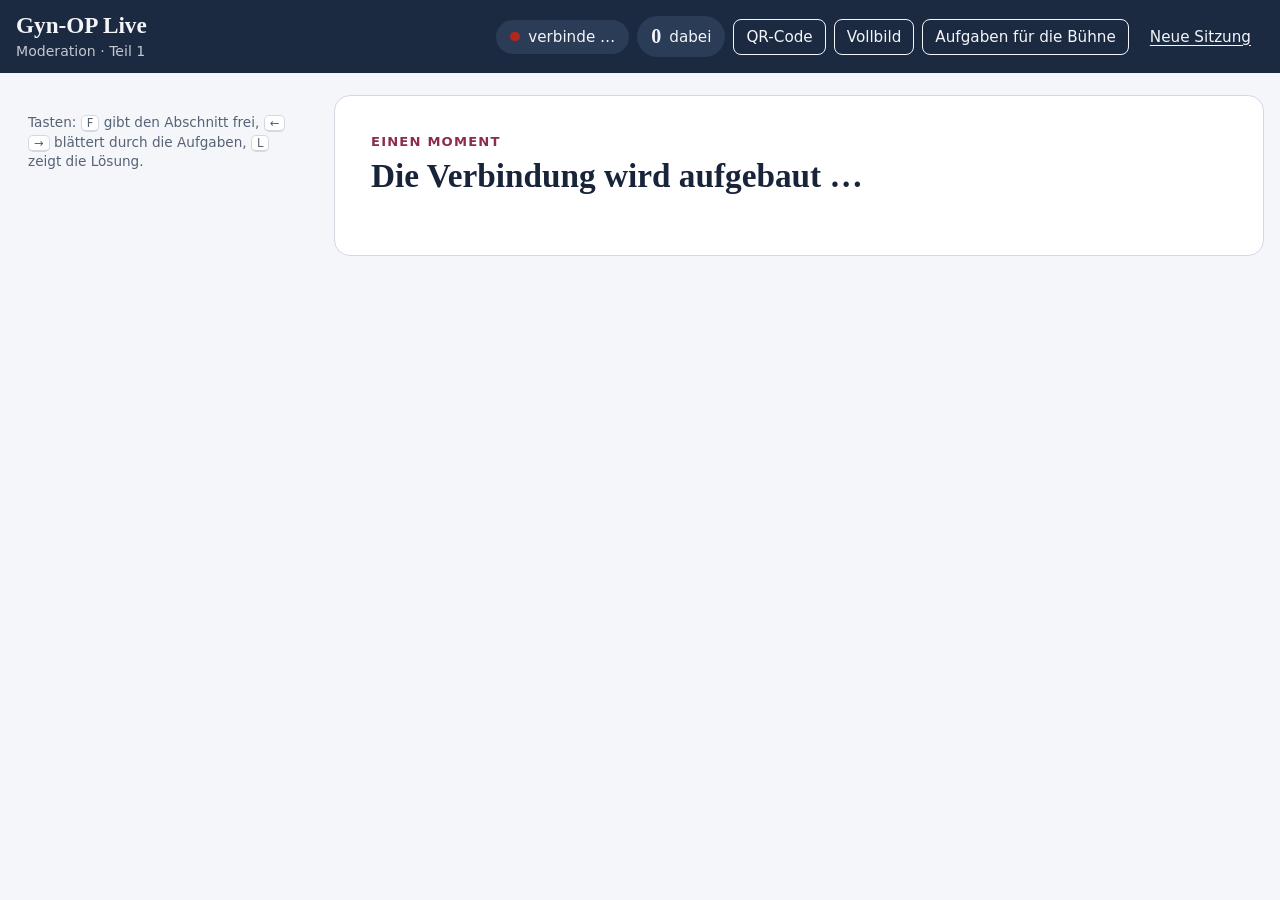
<file: host.html>
<!doctype html>
<html lang="de">
<head>
<meta charset="utf-8">
<meta name="viewport" content="width=device-width, initial-scale=1, viewport-fit=cover">
<meta name="robots" content="noindex">
<title>Gyn-OP Live · Moderation</title>
<link rel="stylesheet" href="app.css">
<link rel="stylesheet" href="aufgaben.css">
</head>
<body>
<header class="top">
  <div class="wrap">
    <div class="brand">
      <h1>Gyn-OP Live</h1>
      <p>Moderation · Teil 1</p>
    </div>
    <div class="tools">
      <span class="pill"><span class="dot" id="dot"></span><span id="conntext">verbinde …</span></span>
      <span class="pill"><b id="count">0</b> dabei</span>
      <button class="tbtn" id="btn-qr">QR-Code</button>
      <button class="tbtn" id="btn-full">Vollbild</button>
      <a class="tbtn" id="link-buehne" href="buehne.html">Aufgaben für die Bühne</a>
      <button class="tbtn quiet" id="btn-new">Neue Sitzung</button>
    </div>
  </div>
</header>

<div class="wrap layout">
  <nav aria-label="Blöcke">
    <ol class="blocks" id="rail"></ol>
    <p class="railnote">Tasten: <kbd>F</kbd> gibt den Abschnitt frei, <kbd>←</kbd> <kbd>→</kbd> blättert durch die Aufgaben, <kbd>L</kbd> zeigt die Lösung.</p>
  </nav>
  <main id="stage"></main>
</div>

<div class="join" id="join" hidden></div>

<script src="lib/mqtt.min.js"></script>
<script src="lib/qrcode.js"></script>
<script src="fragen.js"></script>
<script src="live.js"></script>
<script src="host.js"></script>
</body>
</html>
</file>
<file: app.css>
/* Gyn-OP Live: gemeinsames Aussehen für Teilnehmende (Handy) und Moderation (Beamer).
   Farben und Schriften folgen der Präsentation: Dunkelblau, Bordeaux, Cambria und Calibri. */
:root{
  --bg:#F5F6F9; --surface:#FFFFFF; --card:#ECEFF4; --ink:#17243A; --muted:#566275; --line:#D3D9E3;
  --navy:#1B2A40; --navy-2:#2A3C56; --on-navy:#F3F5F9;
  --sel-bg:#1B2A40; --sel-fg:#F3F5F9;
  --accent:#8E2C50; --on-accent:#FFFFFF; --accent-soft:#F5E4EB;
  --ok:#1C7448; --ok-soft:#DCF0E5; --bad:#B3261E; --bad-soft:#FBE3E1; --warn:#8A5A00; --warn-soft:#FCEFD2;
  --bar:#9AA8BD;
  --display:Cambria,"Hoefler Text",Georgia,serif;
  --body:Calibri,"Segoe UI",system-ui,-apple-system,"Helvetica Neue",Arial,sans-serif;
}
@media (prefers-color-scheme: dark){
  :root{
    --bg:#0F1826; --surface:#172335; --card:#202F46; --ink:#E9EDF4; --muted:#9DAABD; --line:#31415B;
    --navy:#0A111C; --navy-2:#1B2A40; --on-navy:#E9EDF4;
    --sel-bg:#E9EDF4; --sel-fg:#0F1826;
    --accent:#EA94B1; --on-accent:#22101A; --accent-soft:#3B2030;
    --ok:#62CF98; --ok-soft:#173A29; --bad:#FF8F85; --bad-soft:#44211F; --warn:#F2C56B; --warn-soft:#3D3013;
    --bar:#5B6C86;
    color-scheme:dark;
  }
}
*{box-sizing:border-box}
html{-webkit-text-size-adjust:100%}
body{margin:0;background:var(--bg);color:var(--ink);font-family:var(--body);font-size:18px;line-height:1.45}
button,input{font:inherit;color:inherit}
[hidden]{display:none!important}
:focus-visible{outline:3px solid var(--accent);outline-offset:2px}
.wrap{max-width:1440px;margin-inline:auto;padding-left:max(16px,env(safe-area-inset-left,0px));padding-right:max(16px,env(safe-area-inset-right,0px))}

/* Kopf */
.top{background:var(--navy);color:var(--on-navy)}
.top .wrap{display:flex;flex-wrap:wrap;gap:10px 24px;align-items:center;justify-content:space-between;padding-block:12px}
.brand h1{font-family:var(--display);font-size:1.45rem;line-height:1.15;margin:0}
.brand p{margin:2px 0 0;font-size:.88rem;opacity:.78}
.tools{display:flex;flex-wrap:wrap;gap:8px;align-items:center}
.pill{display:inline-flex;align-items:center;gap:8px;background:var(--navy-2);border-radius:999px;padding:6px 14px;font-size:.95rem;font-variant-numeric:tabular-nums}
.dot{width:.65em;height:.65em;border-radius:50%;background:var(--bad)}
.dot.on{background:var(--ok)}
.pill b{font-family:var(--display);font-size:1.25rem}
.tbtn{background:transparent;border:1px solid var(--on-navy);color:var(--on-navy);border-radius:8px;padding:6px 12px;cursor:pointer;font-size:.95rem}
a.tbtn{text-decoration:none;display:inline-block}
.tbtn:hover{background:var(--navy-2)}
.tbtn.quiet{border-color:transparent;text-decoration:underline;text-underline-offset:3px}

/* Bausteine */
.btn{background:var(--accent);color:var(--on-accent);border:2px solid var(--accent);border-radius:10px;padding:11px 22px;font-weight:700;cursor:pointer;font-size:1.05rem}
.btn:disabled{opacity:.5;cursor:default}
.btn.ghost{background:transparent;color:var(--ink);border-color:var(--line);font-weight:400}
.btn.ghost:hover:not(:disabled){border-color:var(--ink)}
.btn.big{font-size:clamp(1.15rem,1.8vw,1.6rem);padding:14px 30px}
.row{display:flex;gap:10px;flex-wrap:wrap;align-items:center}
.eyebrow{font-size:.82rem;letter-spacing:.09em;text-transform:uppercase;color:var(--accent);font-weight:700;margin:0}
.muted{color:var(--muted)}
.panel{background:var(--surface);border:1px solid var(--line);border-radius:16px;padding:clamp(18px,3vw,36px)}
.note{padding:12px 16px;border-radius:10px;background:var(--warn-soft);color:var(--ink);border:1px solid var(--warn)}
.fb{margin-top:16px;padding:14px 16px;border-radius:10px;background:var(--bad-soft)}
.fb.good{background:var(--ok-soft)}
.chip{display:inline-block;padding:3px 12px;border-radius:999px;font-size:.85rem;border:1px solid var(--line);color:var(--muted);white-space:nowrap}
.chip.open{border-color:var(--ok);background:var(--ok-soft);color:var(--ink)}
.chip.done{border-color:var(--accent);background:var(--accent-soft);color:var(--ink)}

/* ---------- Teilnehmende (Handy) ---------- */
.phone main{max-width:640px;padding-block:20px 40px}
.phone h2{font-family:var(--display);font-size:1.5rem;line-height:1.2;margin:.2em 0 .5em;text-wrap:balance}
.blist{list-style:none;margin:14px 0 0;padding:0;display:flex;flex-direction:column;gap:10px}
.bitem{display:grid;grid-template-columns:2.2em minmax(0,1fr) auto;gap:6px 10px;align-items:center;width:100%;text-align:left;padding:14px 16px;border-radius:12px;border:2px solid var(--line);background:var(--surface);cursor:pointer}
.bitem:disabled{cursor:default;background:transparent;border-style:dashed;color:var(--muted)}
.bitem.go{border-color:var(--accent)}
.bitem .nr{font-family:var(--display);font-weight:700;color:var(--accent)}
.bitem:disabled .nr{color:var(--muted)}
.bitem .t{font-size:1.1rem}
.count{color:var(--muted);margin:0;font-variant-numeric:tabular-nums}
.popts{display:flex;flex-direction:column;gap:10px}
.popt{display:grid;grid-template-columns:1.6em minmax(0,1fr);gap:8px;align-items:baseline;text-align:left;padding:15px 16px;border-radius:12px;border:2px solid var(--line);background:var(--surface);font-size:1.1rem;cursor:pointer}
.popt .k{font-family:var(--display);font-weight:700;color:var(--accent)}
.popt:disabled{cursor:default}
.popt.ok{background:var(--ok-soft);border-color:var(--ok)}
.popt.bad{background:var(--bad-soft);border-color:var(--bad)}
.popt.dim{opacity:.55}
.codeform{display:flex;gap:10px;flex-wrap:wrap;margin-top:14px}
.codeform input{flex:1 1 10em;min-width:0;padding:12px 14px;border-radius:10px;border:2px solid var(--line);background:var(--surface);font-size:1.4rem;letter-spacing:.15em;text-transform:uppercase}
.score{font-family:var(--display);font-size:3rem;line-height:1;margin:.2em 0}

/* ---------- Moderation (Beamer) ---------- */
.layout{display:grid;grid-template-columns:290px minmax(0,1fr);gap:28px;padding-block:22px 36px;align-items:start}
.blocks{list-style:none;margin:0;padding:0;display:flex;flex-direction:column;gap:4px}
.blk{display:grid;grid-template-columns:2.2em minmax(0,1fr);gap:2px 4px;align-items:baseline;width:100%;text-align:left;padding:10px 12px;border-radius:10px;border:1px solid transparent;background:none;cursor:pointer}
.blk:hover{background:var(--card)}
.blk[aria-current="true"]{background:var(--surface);border-color:var(--line)}
.blk .nr{font-family:var(--display);font-weight:700;color:var(--accent)}
.blk .meta{grid-column:2;display:flex;gap:8px;align-items:center;flex-wrap:wrap;font-size:.82rem;color:var(--muted)}
.railnote{color:var(--muted);font-size:.85rem;margin:18px 12px 0}
kbd{font-family:inherit;font-size:.85em;border:1px solid var(--line);border-bottom-width:2px;border-radius:5px;padding:0 5px;background:var(--surface)}

.bhead{display:flex;flex-wrap:wrap;gap:12px 24px;align-items:center;justify-content:space-between;margin-bottom:6px}
.bhead h2{font-family:var(--display);font-size:clamp(1.4rem,2.2vw,2rem);margin:.1em 0 0;line-height:1.2}
.kpis{display:flex;flex-wrap:wrap;gap:8px 28px;margin:14px 0 18px}
.kpi b{display:block;font-family:var(--display);font-size:clamp(1.6rem,2.4vw,2.3rem);line-height:1.1;font-variant-numeric:tabular-nums}
.kpi span{color:var(--muted);font-size:.9rem}
.strip{display:flex;flex-wrap:wrap;gap:8px;margin-bottom:22px}
.qtab{min-width:5.2em;padding:8px 12px;border-radius:10px;border:2px solid var(--line);background:var(--card);cursor:pointer;text-align:left;font-variant-numeric:tabular-nums}
.qtab b{display:block;font-family:var(--display)}
.qtab span{font-size:.85rem;color:var(--muted)}
.qtab[aria-selected="true"]{border-color:var(--sel-bg);background:var(--sel-bg);color:var(--sel-fg)}
.qtab[aria-selected="true"] span{color:var(--sel-fg);opacity:.8}
.hq{font-family:var(--display);font-size:clamp(1.5rem,2.6vw,2.4rem);line-height:1.2;margin:.15em 0 .7em;text-wrap:balance}
.bars{display:flex;flex-direction:column;gap:10px}
.bar{display:grid;grid-template-columns:1.6em minmax(0,1fr) 6.5em;gap:10px;align-items:center;font-size:clamp(1.05rem,1.5vw,1.4rem)}
.bar .k{font-family:var(--display);font-weight:700;color:var(--accent)}
.bar .body{position:relative;border-radius:10px;background:var(--card);overflow:hidden;border:2px solid transparent}
.bar .fill{position:absolute;inset:0 auto 0 0;background:var(--bar);opacity:.45;transition:width .4s}
.bar .txt{position:relative;display:block;padding:10px 14px}
.bar .n{text-align:right;font-variant-numeric:tabular-nums;color:var(--muted)}
.bar .n b{color:var(--ink);font-family:var(--display);font-size:1.15em}
.bar.right .body{border-color:var(--ok);background:var(--ok-soft)}
.bar.right .fill{background:var(--ok);opacity:.35}
.locked{text-align:center;padding:clamp(20px,5vw,60px) 0}
.locked p{max-width:50ch;margin:0 auto 22px;font-size:clamp(1.05rem,1.5vw,1.35rem)}

/* QR-Fenster */
.join{position:fixed;inset:0;z-index:20;background:var(--bg);display:grid;place-items:center;padding:20px;overflow:auto}
.joinbox{display:grid;grid-template-columns:minmax(0,auto) minmax(0,1fr);gap:clamp(20px,5vw,70px);align-items:center;max-width:1200px}
.qr{background:#FFFFFF;border-radius:16px;padding:14px;width:min(46vw,62vh,560px);line-height:0}
.qr svg{width:100%;height:auto;display:block}
.joinbox h2{font-family:var(--display);font-size:clamp(1.8rem,4vw,3.4rem);line-height:1.1;margin:0 0 .4em}
.steps{font-size:clamp(1.05rem,1.8vw,1.6rem);margin:0 0 1em;padding-left:1.2em}
.steps li{margin-bottom:.4em}
.bigcode{font-family:var(--display);font-size:clamp(2.2rem,5vw,4.2rem);letter-spacing:.12em;font-weight:700;color:var(--accent)}
.url{font-size:clamp(1rem,1.6vw,1.4rem);word-break:break-all}

@media (max-width: 900px){
  .layout{grid-template-columns:minmax(0,1fr);gap:14px}
  .blocks{flex-direction:row;overflow-x:auto;padding-bottom:6px}
  .blk{width:auto;flex:0 0 auto}
  .railnote{display:none}
  .joinbox{grid-template-columns:minmax(0,1fr);justify-items:center;text-align:center}
  .qr{width:min(80vw,50vh)}
  .steps{text-align:left}
  .bar{grid-template-columns:1.4em minmax(0,1fr) 4.6em}
}
</file>
<file: aufgaben.css>
/* Aussehen der interaktiven Aufgabentypen (Reihenfolge, Zuordnen, Auswählen, Uhr, Anatomie).
   Die Farben kommen aus app.css. */
:root{ --tissue:#EFC3C4; --tissue-2:#DC98A1; --tissue-line:#8E2C50; }
@media (prefers-color-scheme: dark){ :root{ --tissue:#7B4652; --tissue-2:#A75E6E; --tissue-line:#EA94B1; } }

.coltitle{font-size:.82rem;letter-spacing:.09em;text-transform:uppercase;color:var(--muted);font-weight:700;margin:16px 0 8px}

/* Reihenfolge */
.seq{list-style:none;counter-reset:s;margin:0;padding:0;display:flex;flex-direction:column;gap:6px}
.seq li{counter-increment:s;display:grid;grid-template-columns:1.8em minmax(0,1fr);gap:6px;align-items:baseline;padding:8px 12px;border-radius:10px;background:var(--ok-soft);border:1px solid var(--ok)}
.seq li::before{content:counter(s);font-family:var(--display);font-weight:700;color:var(--ok)}
.seq li.slot{background:transparent;border:2px dashed var(--line);color:var(--muted)}
.seq li.slot::before{color:var(--muted)}
.seq b,.cardbtn b{display:block}
.seq span,.cardbtn span{display:block;color:var(--muted);font-size:.92em}
.cards{display:grid;grid-template-columns:minmax(0,1fr);gap:8px}
.cardbtn{text-align:left;padding:12px 14px;border-radius:12px;border:2px solid var(--line);background:var(--surface);cursor:pointer;min-width:0}

/* Zuordnen */
.term{margin:.15em 0 .7em}
.popt.one{display:block}
.pairs{list-style:none;margin:0;padding:0;display:flex;flex-direction:column;gap:6px}
.pairs li{padding:8px 12px;border-radius:10px;background:var(--card)}
.pairs b,.pairs span{display:block}
.pairs span{color:var(--muted);font-size:.95em}

/* Auswählen */
.pchips{display:flex;flex-wrap:wrap;gap:8px}
.pchip{padding:10px 16px;border-radius:999px;border:2px solid var(--line);background:var(--surface);cursor:pointer;font-size:1.05rem;text-align:left}
.pchip[aria-pressed="true"]{border-color:var(--accent);background:var(--accent-soft)}
.pchip:disabled{cursor:default}
.pchip.ok{border-color:var(--ok);background:var(--ok-soft)}
.pchip.bad{border-color:var(--bad);background:var(--bad-soft);text-decoration:line-through}
.pchip.miss{border-color:var(--ok);border-style:dashed;background:transparent}
.legend{display:flex;flex-wrap:wrap;gap:6px 16px;color:var(--muted);font-size:.88rem;margin-top:12px}
.legend i{display:inline-block;width:1em;height:1em;border-radius:50%;vertical-align:-2px;margin-right:6px;border:2px solid var(--ok);background:var(--ok-soft)}
.legend i.b{border-color:var(--bad);background:var(--bad-soft)}
.legend i.m{border-style:dashed;background:transparent}

/* Uhr */
.clock{display:block;width:100%;max-width:420px;height:auto;margin:6px auto 0}
.clock.big{max-width:min(520px,60vh);margin:0}
.portio{fill:var(--tissue);stroke:var(--tissue-line);stroke-width:2}
.os{fill:var(--tissue-2);stroke:var(--tissue-line);stroke-width:1.5}
.svgnote{fill:var(--muted);font-family:var(--body);font-size:15px;text-anchor:middle}
.hr{cursor:pointer}
.hr circle{fill:var(--surface);stroke:var(--line);stroke-width:2}
.hr text{fill:var(--ink);font-family:var(--display);font-weight:700;font-size:22px;text-anchor:middle;dominant-baseline:central;pointer-events:none}
.hr.on circle{fill:var(--accent-soft);stroke:var(--accent);stroke-width:4}
.hr.ok circle{fill:var(--ok-soft);stroke:var(--ok);stroke-width:4}
.hr.bad circle{fill:var(--bad-soft);stroke:var(--bad);stroke-width:4}
.hc circle{fill:var(--card);stroke:var(--line);stroke-width:2}
.hc.has circle{fill:var(--bar);fill-opacity:.45;stroke:var(--bar)}
.hc.ok circle{fill:var(--ok-soft);fill-opacity:1;stroke:var(--ok);stroke-width:4}
.hc text{text-anchor:middle;dominant-baseline:central}
.hc .cnt{fill:var(--ink);font-family:var(--display);font-weight:700;font-size:22px}
.hc .lab{fill:var(--muted);font-family:var(--body);font-size:17px}

/* Anatomie */
.ana{display:block;width:100%;height:auto;margin:4px 0 10px}
.reg{cursor:pointer}
.reg .f{fill:var(--tissue);stroke:var(--tissue-line);stroke-width:2;stroke-linejoin:round}
.reg .s{fill:none;stroke:var(--tissue-2);stroke-width:18;stroke-linecap:round}
.reg .s2{fill:none;stroke:var(--tissue-2);stroke-width:5;stroke-linecap:round}
.reg.found .f{fill:var(--ok-soft);stroke:var(--ok)}
.reg.found .s,.reg.found .s2{stroke:var(--ok)}
.reg.wrong .f{fill:var(--bad-soft);stroke:var(--bad)}
.reg.wrong .s,.reg.wrong .s2{stroke:var(--bad)}
.deco{pointer-events:none}
.deco.cav{fill:var(--tissue-2);opacity:.75}
.deco.ln{fill:none;stroke:var(--tissue-line);stroke-width:1.5}
.deco.dot{fill:var(--surface);stroke:var(--tissue-line);stroke-width:1}
.info{background:var(--card);border-radius:12px;padding:14px 16px}
.info h3{font-family:var(--display);font-size:1.3rem;margin:0 0 6px}
.info dl{margin:0;display:grid;gap:8px}
.info dt{font-size:.8rem;letter-spacing:.08em;text-transform:uppercase;color:var(--accent);font-weight:700}
.info dd{margin:0}

/* Moderation: Balken je Aufgabentyp */
.qtab.isopen{border-color:var(--ok)}
.bar.err .fill{background:var(--bad);opacity:.35}
.bar.good .fill{background:var(--ok);opacity:.35}
.bar.wrongitem .body{border-color:var(--bad);border-style:dashed}
.bar.wrongitem .k{color:var(--bad)}
.bar.right .k{color:var(--ok)}
.bars.two{display:grid;grid-template-columns:repeat(2,minmax(0,1fr));gap:10px 28px}
@media (max-width: 1100px){ .bars.two{grid-template-columns:minmax(0,1fr)} }

.shake{animation:shake .35s}
@keyframes shake{20%{transform:translateX(-6px)}50%{transform:translateX(6px)}80%{transform:translateX(-3px)}}
@media (prefers-reduced-motion: reduce){.shake{animation:none;outline:3px solid var(--bad)}}
</file>
